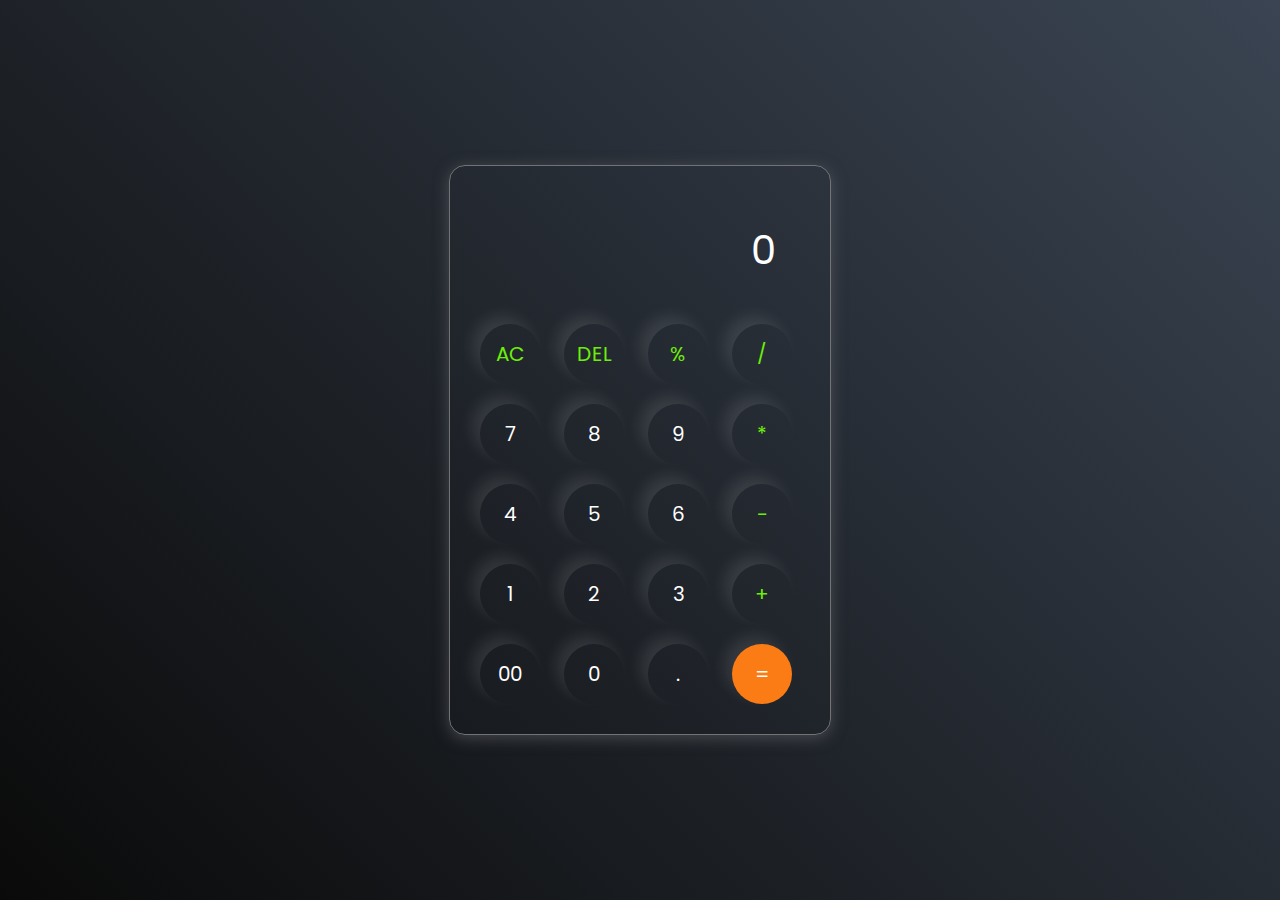
<file: Task 1/Calculator/index.html>
<!DOCTYPE html>
<html lang="en">
  <head>
    <meta charset="UTF-8" />
    <meta http-equiv="X-UA-Compatible" content="IE=edge" />
    <meta name="viewport" content="width=device-width, initial-scale=1.0" />
    <link rel="stylesheet" href="style.css" />
    <title>Calculator - By Code Traversal</title>
  </head>
  <body>
    <div class="container">
      <div class="calculator">
        <input type="text" id="inputBox" placeholder="0" />
        <div>
          <button class="button operator">AC</button>
          <button class="button operator">DEL</button>
          <button class="button operator">%</button>
          <button class="button operator">/</button>
        </div>
        <div>
          <button class="button">7</button>
          <button class="button">8</button>
          <button class="button">9</button>
          <button class="button operator">*</button>
        </div>
        <div>
          <button class="button">4</button>
          <button class="button">5</button>
          <button class="button">6</button>
          <button class="button operator">-</button>
        </div>
        <div>
          <button class="button">1</button>
          <button class="button">2</button>
          <button class="button">3</button>
          <button class="button operator">+</button>
        </div>

        <div>
          <button class="button">00</button>
          <button class="button">0</button>
          <button class="button">.</button>
          <button class="button equalBtn">=</button>
        </div>
      </div>
    </div>

    <script src="app.js"></script>
  </body>
</html>
</file>
<file: Task 1/Calculator/style.css>
@import url('https://fonts.googleapis.com/css2?family=Poppins:wght@500&display=swap');

*{
    margin: 0;
    padding: 0;
    box-sizing: border-box;
    font-family: 'Poppins', sans-serif;
}

body{
    width: 100%;
    height: 100vh;
    display: flex;
    justify-content: center;
    align-items: center;
    background: linear-gradient(45deg, #0a0a0a, #3a4452);
}

.calculator{
    border: 1px solid #717377;
    padding: 20px;
    border-radius: 16px;
    background: transparent;
    box-shadow: 0px 3px 15px rgba(113, 115, 119, 0.5);

}

input{
    width: 320px;
    border: none;
    padding: 24px;
    margin: 10px;
    background: transparent;
    box-shadow: 0px 3px 15px rgbs(84, 84, 84, 0.1);
    font-size: 40px;
    text-align: right;
    cursor: pointer;
    color: #ffffff;
}

input::placeholder{
    color: #ffffff;
}

button{
    border: none;
    width: 60px;
    height: 60px;
    margin: 10px;
    border-radius: 50%;
    background: transparent;
    color: #ffffff;
    font-size: 20px;
    box-shadow: -8px -8px 15px rgba(255, 255, 255, 0.1);
    cursor: pointer;
}

.equalBtn{
    background-color: #fb7c14;
}

.operator{
    color: #6dee0a;
}
</file>
